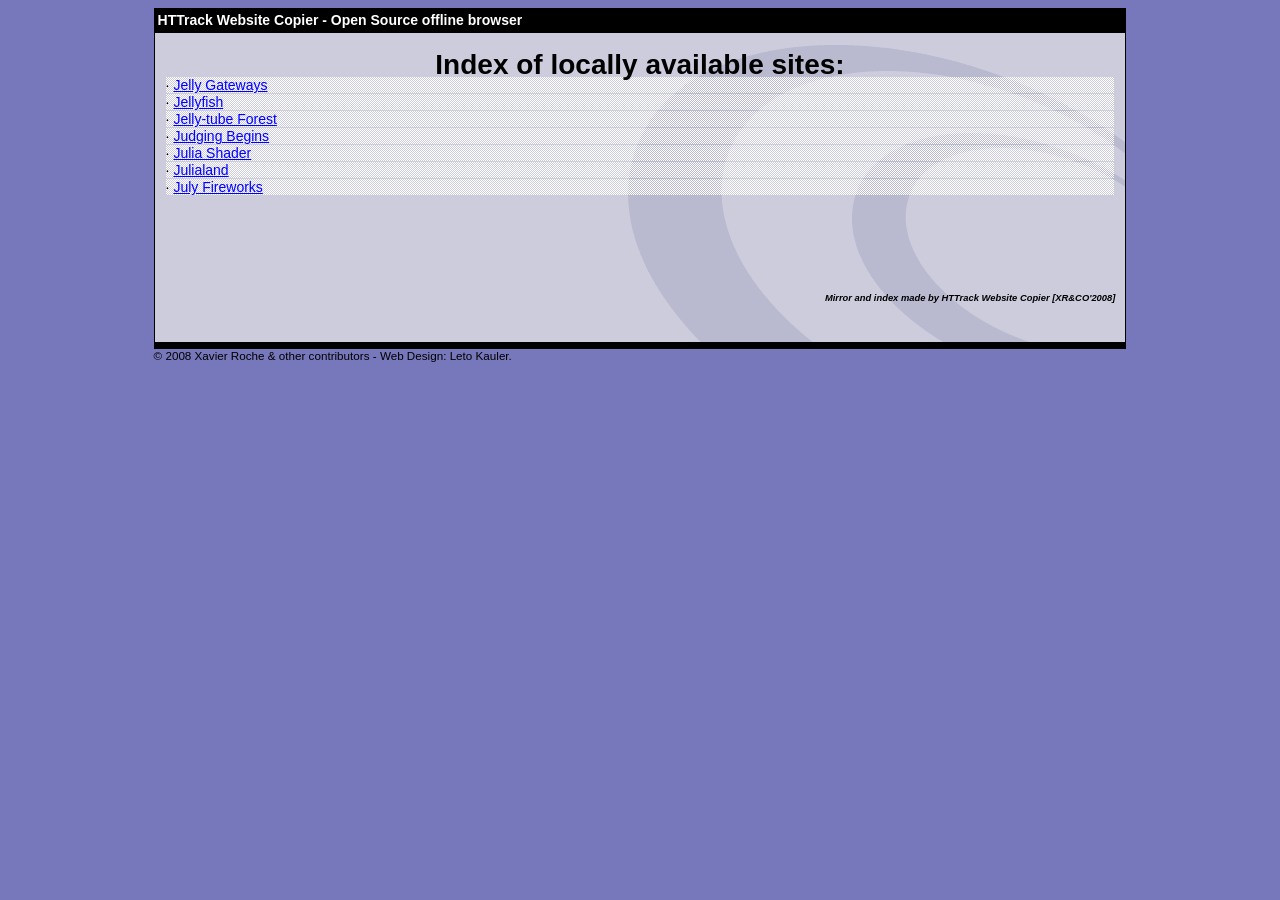
<file: index.html>
<html xmlns="http://www.w3.org/1999/xhtml" lang="en">

<head>
	<meta http-equiv="Content-Type" content="text/html; charset=utf-8" />
	<meta name="description" content="HTTrack is an easy-to-use website mirror utility. It allows you to download a World Wide website from the Internet to a local directory,building recursively all structures, getting html, images, and other files from the server to your computer. Links are rebuiltrelatively so that you can freely browse to the local site (works with any browser). You can mirror several sites together so that you can jump from one toanother. You can, also, update an existing mirror site, or resume an interrupted download. The robot is fully configurable, with an integrated help" />
	<meta name="keywords" content="httrack, HTTRACK, HTTrack, winhttrack, WINHTTRACK, WinHTTrack, offline browser, web mirror utility, aspirateur web, surf offline, web capture, www mirror utility, browse offline, local  site builder, website mirroring, aspirateur www, internet grabber, capture de site web, internet tool, hors connexion, unix, dos, windows 95, windows 98, solaris, ibm580, AIX 4.0, HTS, HTGet, web aspirator, web aspirateur, libre, GPL, GNU, free software" />
	<title>Local index - HTTrack Website Copier</title>
  <!-- Mirror and index made by HTTrack Website Copier/3.49-2 [XR&CO'2014] -->
	<style type="text/css">
	<!--

body {
	margin: 0;  padding: 0;  margin-bottom: 15px;  margin-top: 8px;
	background: #77b;
}
body, td {
	font: 14px "Trebuchet MS", Verdana, Arial, Helvetica, sans-serif;
	}

#subTitle {
	background: #000;  color: #fff;  padding: 4px;  font-weight: bold; 
	}

#siteNavigation a, #siteNavigation .current {
	font-weight: bold;  color: #448;
	}
#siteNavigation a:link    { text-decoration: none; }
#siteNavigation a:visited { text-decoration: none; }

#siteNavigation .current { background-color: #ccd; }

#siteNavigation a:hover   { text-decoration: none;  background-color: #fff;  color: #000; }
#siteNavigation a:active  { text-decoration: none;  background-color: #ccc; }


a:link    { text-decoration: underline;  color: #00f; }
a:visited { text-decoration: underline;  color: #000; }
a:hover   { text-decoration: underline;  color: #c00; }
a:active  { text-decoration: underline; }

#pageContent {
	clear: both;
	border-bottom: 6px solid #000;
	padding: 10px;  padding-top: 20px;
	line-height: 1.65em;
	background-image: url(backblue.gif);
	background-repeat: no-repeat;
	background-position: top right;
	}

#pageContent, #siteNavigation {
	background-color: #ccd;
	}


.imgLeft  { float: left;   margin-right: 10px;  margin-bottom: 10px; }
.imgRight { float: right;  margin-left: 10px;   margin-bottom: 10px; }

hr { height: 1px;  color: #000;  background-color: #000;  margin-bottom: 15px; }

h1 { margin: 0;  font-weight: bold;  font-size: 2em; }
h2 { margin: 0;  font-weight: bold;  font-size: 1.6em; }
h3 { margin: 0;  font-weight: bold;  font-size: 1.3em; }
h4 { margin: 0;  font-weight: bold;  font-size: 1.18em; }

.blak { background-color: #000; }
.hide { display: none; }
.tableWidth { min-width: 400px; }

.tblRegular       { border-collapse: collapse; }
.tblRegular td    { padding: 6px;  background-image: url(fade.gif);  border: 2px solid #99c; }
.tblHeaderColor, .tblHeaderColor td { background: #99c; }
.tblNoBorder td   { border: 0; }


// -->
</style>

</head>

<table width="76%" border="0" align="center" cellspacing="0" cellpadding="3" class="tableWidth">
	<tr>
	<td id="subTitle">HTTrack Website Copier - Open Source offline browser</td>
	</tr>
</table>
<table width="76%" border="0" align="center" cellspacing="0" cellpadding="0" class="tableWidth">
<tr class="blak">
<td>
	<table width="100%" border="0" align="center" cellspacing="1" cellpadding="0">
	<tr>
	<td colspan="6"> 
		<table width="100%" border="0" align="center" cellspacing="0" cellpadding="10">
		<tr> 
		<td id="pageContent"> 
<!-- ==================== End prologue ==================== -->

	<meta name="generator" content="HTTrack Website Copier/3.x">
	<TITLE>Local index - HTTrack</TITLE>
</HEAD>
<BODY>
<H1 ALIGN=Center>Index of locally available sites:</H1>
	<TABLE BORDER="0" WIDTH="100%" CELLSPACING="1" CELLPADDING="0">
		<TR>
			<TD BACKGROUND="fade.gif">
				&middot;
					<A HREF="digitonaut.com/art/jelly_gateways/index.html">
						Jelly Gateways
					</A>		
			</TD>
		</TR>
		<TR>
			<TD BACKGROUND="fade.gif">
				&middot;
					<A HREF="digitonaut.com/art/jellyfish/index.html">
						Jellyfish
					</A>		
			</TD>
		</TR>
		<TR>
			<TD BACKGROUND="fade.gif">
				&middot;
					<A HREF="digitonaut.com/art/jelly-tube_forest/index.html">
						Jelly-tube Forest
					</A>		
			</TD>
		</TR>
		<TR>
			<TD BACKGROUND="fade.gif">
				&middot;
					<A HREF="digitonaut.com/art/judging_begins/index.html">
						Judging Begins
					</A>		
			</TD>
		</TR>
		<TR>
			<TD BACKGROUND="fade.gif">
				&middot;
					<A HREF="digitonaut.com/art/julia_shader/index.html">
						Julia Shader
					</A>		
			</TD>
		</TR>
		<TR>
			<TD BACKGROUND="fade.gif">
				&middot;
					<A HREF="digitonaut.com/art/julialand/index.html">
						Julialand
					</A>		
			</TD>
		</TR>
		<TR>
			<TD BACKGROUND="fade.gif">
				&middot;
					<A HREF="digitonaut.com/art/july_fireworks/index.html">
						July Fireworks
					</A>		
			</TD>
		</TR>
	</TABLE>
	<BR>
	<BR>
	<BR>
  	<H6 ALIGN="RIGHT">
	<I>Mirror and index made by HTTrack Website Copier [XR&amp;CO'2008]</I>
	</H6>
	<!-- Mirror and index made by HTTrack Website Copier/3.49-2 [XR&CO'2014] -->
	<!-- Thanks for using HTTrack Website Copier! -->
	

<!-- ==================== Start epilogue ==================== -->
		</td>
		</tr>
		</table>
	</td>
	</tr>
	</table>
</td>
</tr>
</table>

<table width="76%" border="0" align="center" valign="bottom" cellspacing="0" cellpadding="0">
	<tr>
	<td id="footer"><small>&copy; 2008 Xavier Roche & other contributors - Web Design: Leto Kauler.</small></td>
	</tr>
</table>

</body>

</html>
</file>
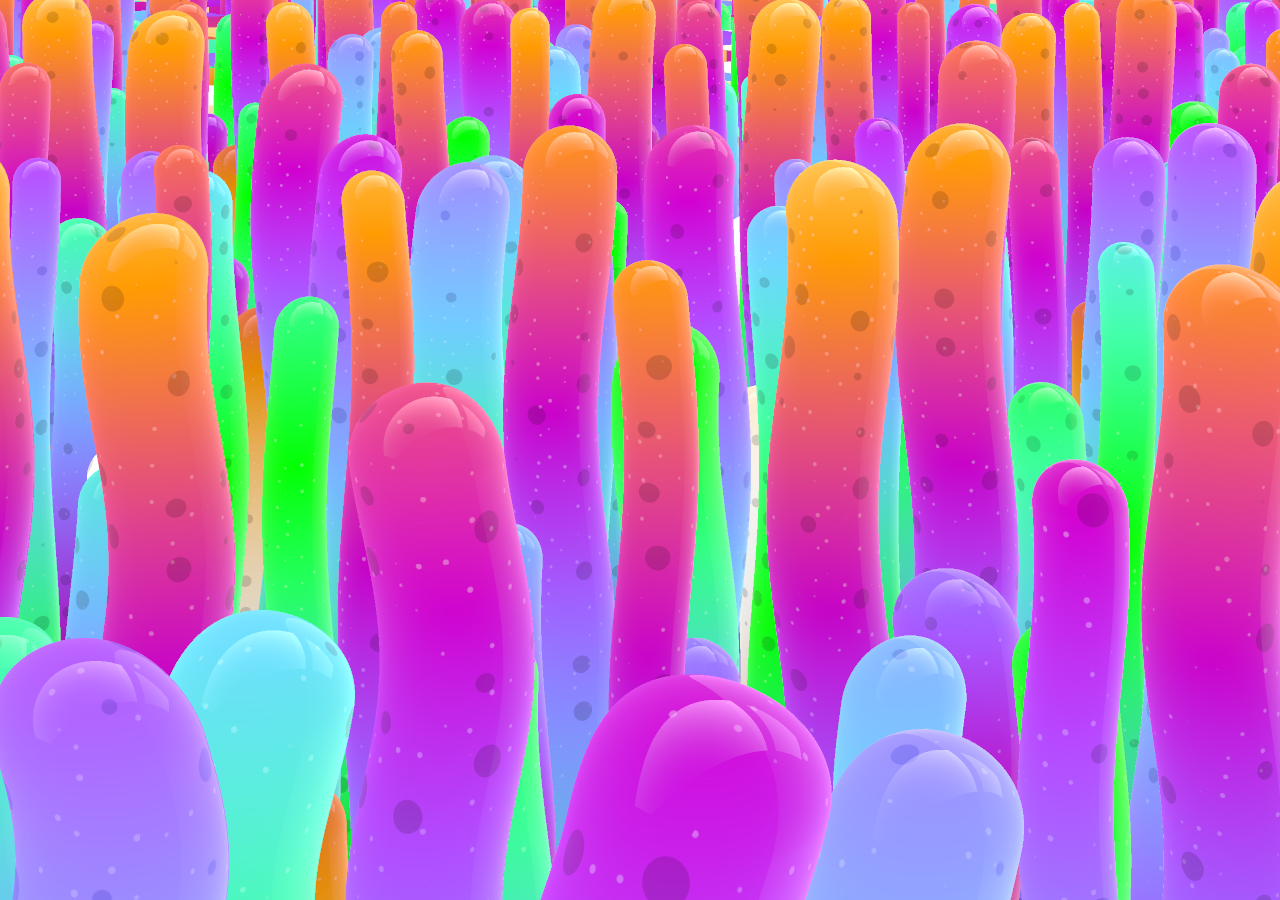
<file: digitonaut.com/art/jelly-tube_forest/index.html>
<!DOCTYPE html>

<!-- Mirrored from digitonaut.com/art/jelly-tube_forest/ by HTTrack Website Copier/3.x [XR&CO'2014], Fri, 17 Feb 2023 04:32:13 GMT -->
<!-- Added by HTTrack --><meta http-equiv="content-type" content="text/html;charset=UTF-8" /><!-- /Added by HTTrack -->
<head>
<meta charset='utf-8'\>
<meta name='apple-mobile-web-app-capable' content='yes'><meta name='apple-mobile-web-app-status-bar-style' content='black-translucent'><title>Jelly-tube Forest</title>

<script src="shader-web-background.min.js"></script>
<script type="x-shader/x-fragment" id="Image">
precision highp float;
uniform vec2  iResolution;
uniform float iTime;

// -------------------------------------------------------------------------------------------------- Shadertoy code
#define AA 2 // Square root of the number of anti-aliasing samples to make.

vec2 intersectSphere(vec3 ro, vec3 rd, vec3 org, float rad)
{
    float a = dot(rd, rd);
    float b = 2. * dot(rd, ro - org);
    float c = dot(ro - org, ro - org) - rad * rad;
    float desc = b * b - 4. * a * c;
    if (desc < 0.)
        return vec2(1, 0);

    return vec2((-b - sqrt(desc)) / (2. * a), (-b + sqrt(desc)) / (2. * a));
}

vec2 intersectCylinder(vec2 ro, vec2 rd, vec2 org, float rad)
{
    return intersectSphere(vec3(ro, 0), vec3(rd, 0), vec3(org, 0), rad);
}

vec3 nn = vec3(0);
float u = 0.;

vec3 tr2(vec3 o, vec3 r, vec2 t)
{
    o += r * (1e-4 + .5 - o.y) / r.y;
    for(int i = 0; i < 38; ++i)
    {
        vec3 c = vec3(floor(o.x), 0, floor(o.z));

        vec3 ofs = vec3(cos(c.z) * .1, 0, cos(c.x) * .1);      

        float rad = .3+cos(c.x) * .1;
        ofs.x = cos(t.y * 8. + c.z * 2.5) * rad / 4.;

        float h = -(cos(c.x + 3. + c.z * 65.) * .5 + .5) * 11.8;

        u = h;

        float ht = (h - o.y) / r.y;
        float ft = (-2.2 - o.y) / r.y;

        vec2 cyl = intersectCylinder(o.xz, r.xz, (c + ofs).xz + .5, rad);
        vec2 sph = intersectSphere(o, r, (c + ofs) + .5 + vec3(0, -.5 + h, 0), rad);

        cyl.x = max(cyl.x, ht);

        if(sph.x < cyl.x && sph.y > 0. && sph.x < sph.y)
        {
            nn = normalize(o + r * sph.x - ((c + ofs) + .5 + vec3(0, -.5 + h, 0)));
            return o + r * sph.x;
        }

        if((cyl.x < sph.y || sph.x >= sph.y) && cyl.y > 0. && cyl.x < cyl.y)
        {
            nn.xz = o.xz + r.xz * cyl.x - ((c + ofs).xz + .5);
            nn.y = 0.;
            nn = normalize(nn);
            return o + r * cyl.x;
        }

        c.xz = ((c.xz + max(sign(r.xz), 0.)) - o.xz) / r.xz;
        float t = (dot(c.xz, step(c.xz, c.zx)) + 1e-4);
        //      if(ft<t){nn=vec3(0,1,0);return o+r*ft;}
        o += t * r;
    }
    return o;
}

void mainImage( out vec4 fragColor, in vec2 fragCoord )
{
    vec2 uv = fragCoord / iResolution.xy * 2. - 1.;
    uv.y *= iResolution.y / iResolution.x;

    vec3 acc = vec3(0);
    float wsum = 0.;

    float time = iTime;

    for(int y = 0; y < AA; ++y)
        for(int x = 0; x < AA; ++x)
        {
            vec2 t = uv.xy + vec2(x, y) / float(AA) * vec2(2.2) / iResolution.x;

            vec3 o = vec3(1.4 + time / 3., 2.5, 0), r = normalize(vec3(t.xy + vec2(0, -1), -3.5));

            {
                float ang = -3.14159 / 5.;
                r.xz *= mat2(cos(ang), sin(ang), -sin(ang), cos(ang));
            }

            vec3 rp;
            fragColor.rgb = vec3(0);

            rp = tr2(o, r, t);
            u += o.y * 75.;
            u += rp.y / 4.;

            {
                vec3 rd = r;
                vec3 n = normalize(nn);
                vec3 r = reflect(rd, n);
                float fresnel = pow(clamp(1. - dot(n, -rd), 0., 1.), 2.);

                float spec = step(max(abs(3. + r.x * o.y / r.y) - 4., abs(+r.z * o.y / r.y)), 1.4) * step(0., r.y);
                spec += step(max(abs(-6.6 + r.x * o.y / r.y) - 2., abs(+r.z * o.y / r.y)), 1.4) * step(0., r.y) / 3.;

                spec += step(abs(r.x-1.),.4)/7.;

                fragColor.rgb += (vec3(cos(u), cos(u * 2.), cos(u * 3.)) * .5 + .5) * mix(.9, 1., fresnel);

                vec3 rp2 = rp * 10.;
                fragColor.rgb = mix(fragColor.rgb, vec3(1), .1 - .1 * smoothstep(.0, .05, length(rp2 - (floor(rp2) + cos(time + floor(rp2.zxy) * 9.) * .4 + .5)) - .1));

                vec3 rp3 = rp * 3.;
                fragColor.rgb *= mix(.7, 1., smoothstep(.0, .01, length(rp3 - (floor(rp3) + cos(floor(rp3.zxy) * 9.) * .25 + .5)) - .2));

                fragColor.rgb *= rp.y / 10. + 1.5;

                fragColor.rgb += 1.5 * spec * fresnel + fresnel / 15.;
            }

            acc += clamp(fragColor.rgb, 0., 1.);
            wsum += 1.;
        }
    fragColor.rgb = pow(acc / wsum, vec3(1. / 2.2));
}


// -------------------------------------------------------------------------------------------------- End of Shadertoy code

void main() {
	mainImage(gl_FragColor, gl_FragCoord.xy);
}
</script>
<script>
shaderWebBackground.shade({
	shaders: {
		Image: {
			uniforms: {
				iResolution: (gl, loc, ctx) => gl.uniform2f(loc, ctx.width, ctx.height),
				iTime: (gl, loc) => gl.uniform1f(loc, performance.now() / 1000)
			}
		}
	}
});
</script>
</head>
<body>
</body>

<!-- Mirrored from digitonaut.com/art/jelly-tube_forest/ by HTTrack Website Copier/3.x [XR&CO'2014], Fri, 17 Feb 2023 04:32:13 GMT -->
</html>
</file>
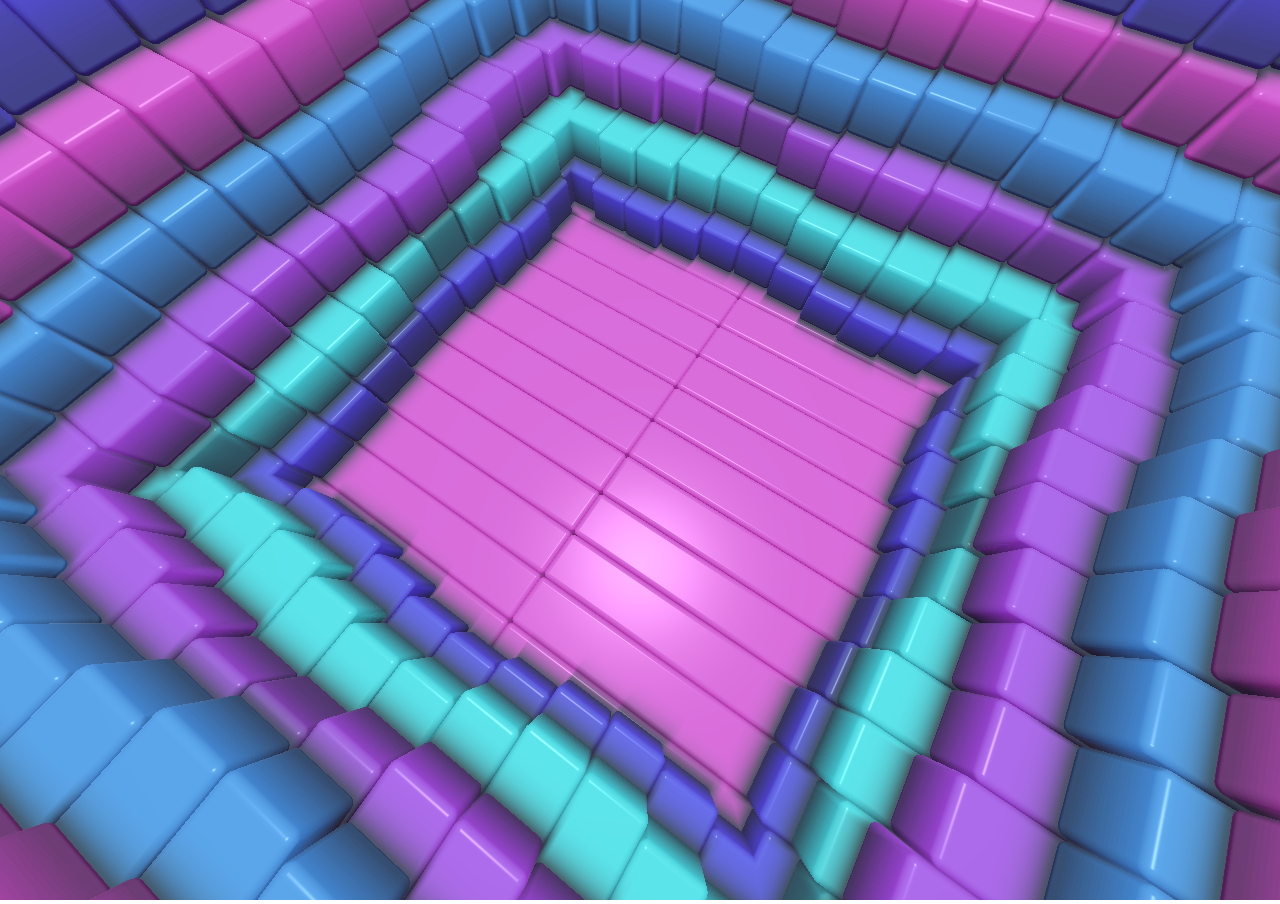
<file: digitonaut.com/art/jelly_gateways/index.html>
<!DOCTYPE html>
<html lang="en">

<!-- Mirrored from digitonaut.com/art/jelly_gateways/ by HTTrack Website Copier/3.x [XR&CO'2014], Fri, 17 Feb 2023 04:32:00 GMT -->
<!-- Added by HTTrack --><meta http-equiv="content-type" content="text/html;charset=UTF-8" /><!-- /Added by HTTrack -->
<head>
<meta charset='utf-8'\>
<meta name='apple-mobile-web-app-capable' content='yes'><meta name='apple-mobile-web-app-status-bar-style' content='black-translucent'><title>Jelly Gateways</title>

<link type="text/css" rel="stylesheet" href="main.css">
</head>
<body>

<script id="vs" type="not-js">
void main()	{
  gl_Position = vec4( position, 1.0 );
}
</script>
<script id="fs" type="not-js">
precision mediump float;

// -------------------------------------------- code from https://glslsandbox.com/ ------------------

/*
 * Original shader from: https://www.shadertoy.com/view/NdKXDm
 */

#ifdef GL_ES
precision mediump float;
#endif

// glslsandbox uniforms
uniform float time;
uniform vec2 resolution;

// shadertoy emulation
#define iTime time
#define iResolution resolution
const vec4 iMouse = vec4(0.);

// Emulate some GLSL ES 3.x
#define round(x) (floor((x) + 0.5))

// --------[ Original ShaderToy begins here ]---------- //
#define MDIST 100.0
#define STEPS 128.0
#define pi 3.1415926535
#define rot(a) mat2(cos(a),sin(a),-sin(a),cos(a))
#define pmod(p,x) (mod(p,x)-0.5*(x))

vec3 rdg = vec3(0);
vec3 hsv(vec3 c){
    vec4 K = vec4(1.0, 2.0 / 3.0, 1.0 / 3.0, 3.0);
    vec3 p = abs(fract(c.xxx + K.xyz) * 6.0 - K.www);
    return c.z * mix(K.xxx, clamp(p - K.xxx, 0.0, 1.0), c.y);
}
//iq box sdf
float ebox(vec3 p, vec3 b){
  vec3 q = abs(p) - b;
  return length(max(q,0.0)) + min(max(q.x,max(q.y,q.z)),0.0);
}
float ebox(vec2 p, vec2 b){
  vec2 q = abs(p) - b;
  return length(max(q,0.0)) + min(max(q.x,q.y),0.0);
}

float lim(float p, float s, float lima, float limb){
    return p-s*clamp(round(p/s),lima,limb);
}
float idlim(float p, float s, float lima, float limb){
    return clamp(round(p/s),lima,limb);
}

float dibox(vec3 p,vec3 b,vec3 rd){
    vec3 dir = sign(rd)*b;   
    vec3 rc = (dir-p)/rd;
    float dc = min(rc.y,rc.z)+0.01;
    return dc;
}
float easeOutBounce(float x) {
    float n1 = 7.5625;
    float d1 = 2.75;
    if (x < 1. / d1) {
        return n1 * x * x;
    } 
    else if (x < 2. / d1) {
        return n1 * (x -= 1.5 / d1) * x + 0.75;
    } 
    else if (x < 2.5 / d1) {
        return n1 * (x -= 2.25 / d1) * x + 0.9375;
    } 
    else {
        return n1 * (x -= 2.625 / d1) * x + 0.984375;
    }
}
vec3 map(vec3 p){
    float t = iTime*0.75;
    vec3 rd2 = rdg;
    vec2 a = vec2(1);
    vec2 b = vec2(2);
    p.xz*=rot(t*0.3*pi/3.);
    rd2.xz*=rot(t*0.3*pi/3.);
    //p.xz*=rot(pi/4.);
    //rd2.xz*=rot(pi/4.); 
    vec3 po = p;
    float dsz = 0.45;
    float m = 2.42-dsz;
    float bs = 1.-dsz*0.5;
    
    //VERTIAL TRANSLATION
    p.y+=t*m;
    
    //VERTIAL REP
    float id1 = floor(p.y/m);
    p.y = pmod(p.y,m);
    
    //ROTATE EACH LAYER
    p.xz*=rot(id1*pi/2.);
    rd2.xz*=rot(id1*pi/2.);

    vec3 p2 = p; //dibox p1
    
    //Auxillary boxes positions
    vec3 p3 = p;
    vec3 rd3 = rd2;
     
    p3.xz*=rot(pi/2.);
    rd3.xz*=rot(pi/2.);
    vec3 p4 = p3; 
    
    
    //HORIZONTAL REP
    p2.z = pmod(p2.z-m*0.5,m);
    p4.z = pmod(p4.z-m*0.5,m);
    
    float cnt = 100.;
    float id2 = idlim(p.z,m,-cnt,cnt);
    float id3 = idlim(p3.z,m,-cnt,cnt);
    p.z = lim(p.z,m,-cnt,cnt);
    p3.z = lim(p3.z,m,-cnt,cnt);
    
    
    //CLOSING ANIMATION 
    float close = max((id1-t)*1.,-2.);
    float close2 = clamp(max((id1-t-0.3)*1.,-2.)*1.4,0.,1.);
    close+=id2*0.025;
    close = clamp(close*1.4,0.,1.);
    close = 1.0-easeOutBounce(1.-close);

    
    
    //CLOSING OFFSET
    p.x = abs(p.x)-34.5*0.5-0.25*7.;
    p.x-=close*34.5*0.52-0.055;
    
    p3.x = abs(p3.x)-36.5;

    p.x-=((id1-t)*0.55)*close*2.4;
    p3.x-=((id1-t)*0.55)*close2*2.4;
    //WAVEY
    p.x+=(sin(id1+id2-t*6.0)*0.18+4.)*close*2.4;
    p3.x+=(sin(id1+id3-t*6.0)*0.18+4.)*smoothstep(0.,1.,close2)*2.4;
    
    
    //BOX SDF
    a = vec2(ebox(p,vec3(7.5*2.5,bs,bs))-0.2,id2);
    
    //AUXILLARY BOX
    b = vec2(ebox(p3,vec3(7.5*2.5,bs,bs))-0.2,id3);
    
    a=(a.x<b.x)?a:b;
    //ARTIFACT REMOVAL
    float c = dibox(p2,vec3(1,1,1)*m*0.5,rd2)+.1;
    //ARTIFACT REMOVAL 2
    c = min(c,dibox(p4,vec3(1,1,1)*m*0.5,rd3)+.1);
    

    float nsdf = a.x;
    
    a.x = min(a.x,c); //Combine artifact removal
    a.y = id1;
    return vec3(a,nsdf);
}
vec3 norm(vec3 p){
    vec2 e = vec2(0.005,0);
    return normalize(map(p).x-vec3(
    map(p-e.xyy).x,
    map(p-e.yxy).x,
    map(p-e.yyx).x));
}

void mainImage( out vec4 fragColor, in vec2 fragCoord )
{
    vec2 uv = (fragCoord-0.5*iResolution.xy)/iResolution.y;
    vec3 col = vec3(0);
    vec3 ro = vec3(0,13,-5)*1.5;
    if(iMouse.z>0.){
    ro.yz*=rot(1.0*(iMouse.y/iResolution.y));
    ro.zx*=rot(-7.0*(iMouse.x/iResolution.x-0.5));
    }
    vec3 lk = vec3(0,0,0);
    vec3 f = normalize(lk-ro);
    vec3 r = normalize(cross(vec3(0,1,0),f));
    vec3 rd = normalize(f*(0.5)+uv.x*r+uv.y*cross(f,r));  
    rdg = rd;
    vec3 p = ro;
    float dO = 0.;

    vec3 d= vec3(0);
    for(float i = 0.; i<STEPS; i++){
        p = ro+rd*dO;
        d = map(p);
        dO+=d.x;
        if(abs(d.x)<0.005){
            break;
        }
        if(dO>MDIST){
            dO = MDIST;
            break;
        }
    }

    {
        vec3 ld = normalize(vec3(0,45,0)-p);
      
        //sss from nusan
        float sss=0.01;
        for(float i=1.; i<20.; ++i){
            float dist = i*0.09;
            sss += smoothstep(0.,1.,map(p+ld*dist).z/dist)*0.023;
        }
        vec3 al = vec3(0.204,0.267,0.373);
        vec3 n = norm(p);
        vec3 r = reflect(rd,n);
        float diff = max(0.,dot(n,ld));
        float amb = dot(n,ld)*0.45+0.55;
        float spec = pow(max(0.,dot(r,ld)),40.0);
        float fres = pow(abs(.7+dot(rd,n)),3.0);        
        #define AO(a,n,p) smoothstep(-a,a,map(p+n*a).z)
        float ao = AO(.3,n,p)*AO(.5,n,p)*AO(.9,n,p);

        col = al*
        mix(vec3(0.169,0.000,0.169),vec3(0.984,0.996,0.804),mix(amb,diff,0.75))
        +spec*0.3+fres*mix(al,vec3(1),0.7)*0.4;
        col+=sss*hsv(vec3(fract(d.y*0.5+d.y*0.1)*0.45+0.5,0.9,1.35));
        col*=mix(ao,1.,0.85);
        col = pow(col,vec3(0.75));
    }
    col = clamp(col,0.,1.);
    //col = smoothstep(0.,1.,col);
    fragColor = vec4(col,1.0);
}
// --------[ Original ShaderToy ends here ]---------- //

void main(void)
{
    mainImage(gl_FragColor, gl_FragCoord.xy);
}
// -------------------------------------------------------------------------------------------------------------------

</script>
<script src="three.min.js"></script>
<script src="main.js"></script>

</body>

<!-- Mirrored from digitonaut.com/art/jelly_gateways/ by HTTrack Website Copier/3.x [XR&CO'2014], Fri, 17 Feb 2023 04:32:05 GMT -->
</html>
</file>
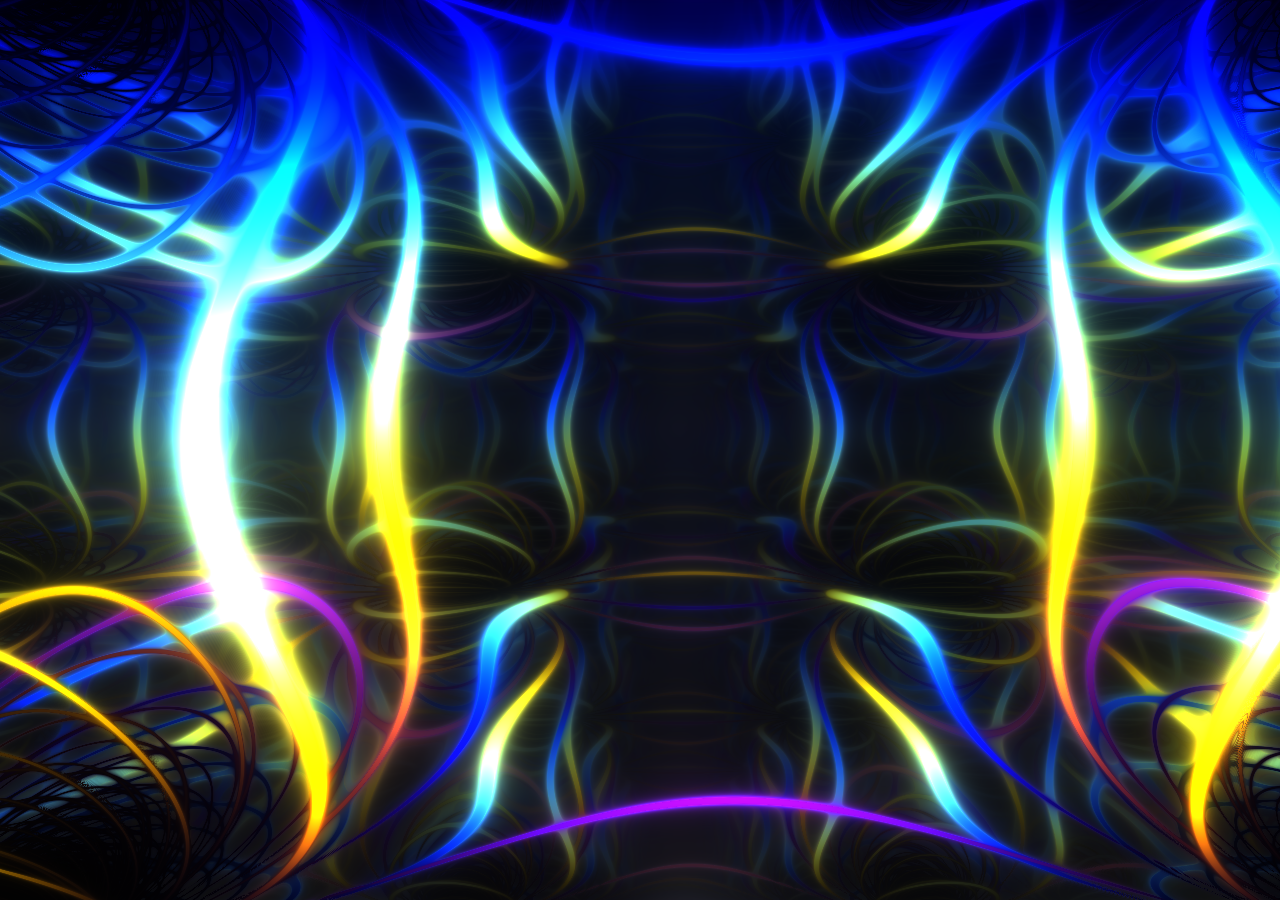
<file: digitonaut.com/art/judging_begins/index.html>
<!DOCTYPE html>
<html lang="en">

<!-- Mirrored from digitonaut.com/art/judging_begins/ by HTTrack Website Copier/3.x [XR&CO'2014], Fri, 17 Feb 2023 04:32:13 GMT -->
<!-- Added by HTTrack --><meta http-equiv="content-type" content="text/html;charset=UTF-8" /><!-- /Added by HTTrack -->
<head>
<meta charset='utf-8'\>
<meta name='apple-mobile-web-app-capable' content='yes'><meta name='apple-mobile-web-app-status-bar-style' content='black-translucent'><title>Judging Begins</title>

<script src="shader-web-background.min.js"></script>

<script type="x-shader/x-fragment" id="Image">
precision highp float;
uniform vec2  iResolution;
uniform float iTime;

// -------------------------------------------------------------------------------------------------- Paste your Shadertoy code here:

// Neon Light Illusion by nimitz (twitter: @stormoid)
// https://www.shadertoy.com/view/llXGzB
// License Creative Commons Attribution-NonCommercial-ShareAlike 3.0 Unported License
// Contact the author for other licensing options

/*
	The Two tweets challenge 2015 is over.

	An overwhelming	amount of great stuff has been submitted in
	the past 2 weeks, I was expecting maybe a dozen entries and
	we are at 105 at the time of this writing.

	Thanks to everyone who participated and helped make this
	fun and interesting.



	Judging:
		Fow anyone who wants to help with judging, you can
		send you top 5 picks in order (from #1 to #5, best being #1)
		via	email at: nimitzstg at gmail.com
		Anyone who participated in the tournament can
		be a judge, just let me know what's your shadertoy
		username in the email. Only restriction is you can't
		vote for your own shaders and you must send exactly
		5 picks. You can vote for multiple shaders of a single
		user in your top 5.

	TLDR:
		-Send your top 5 shaders in order from best to worst
		-Don't vote for yourself
		-Mention your shadertoy username
		-You can vote for multiple shaders of a single user

	Points Calculation:
		Every judge has the same voting weight, your
		first pick gets 1 point, second 0.75 points,
		third 0.5625 points and so on (n+1 = n*0.75).
		Winners are the shaders with most points.
*/

void mainImage( out vec4 f, in vec2 w ){
    vec4 o = gl_FragCoord/iResolution.xyxx-.5, d=o, r, z=d-d;
    float t = iTime, c;
    o.xz += t;
    for(int i=0;i<99;i++)
    	c= dot( (r = cos(o + o.w*sin(t*.9)*.1)).xyz, r.xyz),
    	o -= d* dot( (r = cos(r/c*7.)).zy, r.zy ) *c*.2,
    	z += abs(sin(vec4(9,0,1,1)+(o.y + t + o.w)))*.12*c/(o.w*o.w+ 6.5);
    f = z*z*z;
}

// -------------------------------------------------------------------------------------------------- End of Shadertoy code


void main() {
mainImage(gl_FragColor, gl_FragCoord.xy);
}
</script>
<script>
shaderWebBackground.shade({
	shaders: {
		Image: {
			uniforms: {
				iResolution: (gl, loc, ctx) => gl.uniform2f(loc, ctx.width, ctx.height),
				iTime: (gl, loc) => gl.uniform1f(loc, performance.now() / 1000)
			}
		}
	}
});
</script>
</head>
<body>
</body>

<!-- Mirrored from digitonaut.com/art/judging_begins/ by HTTrack Website Copier/3.x [XR&CO'2014], Fri, 17 Feb 2023 04:32:14 GMT -->
</html>
</file>
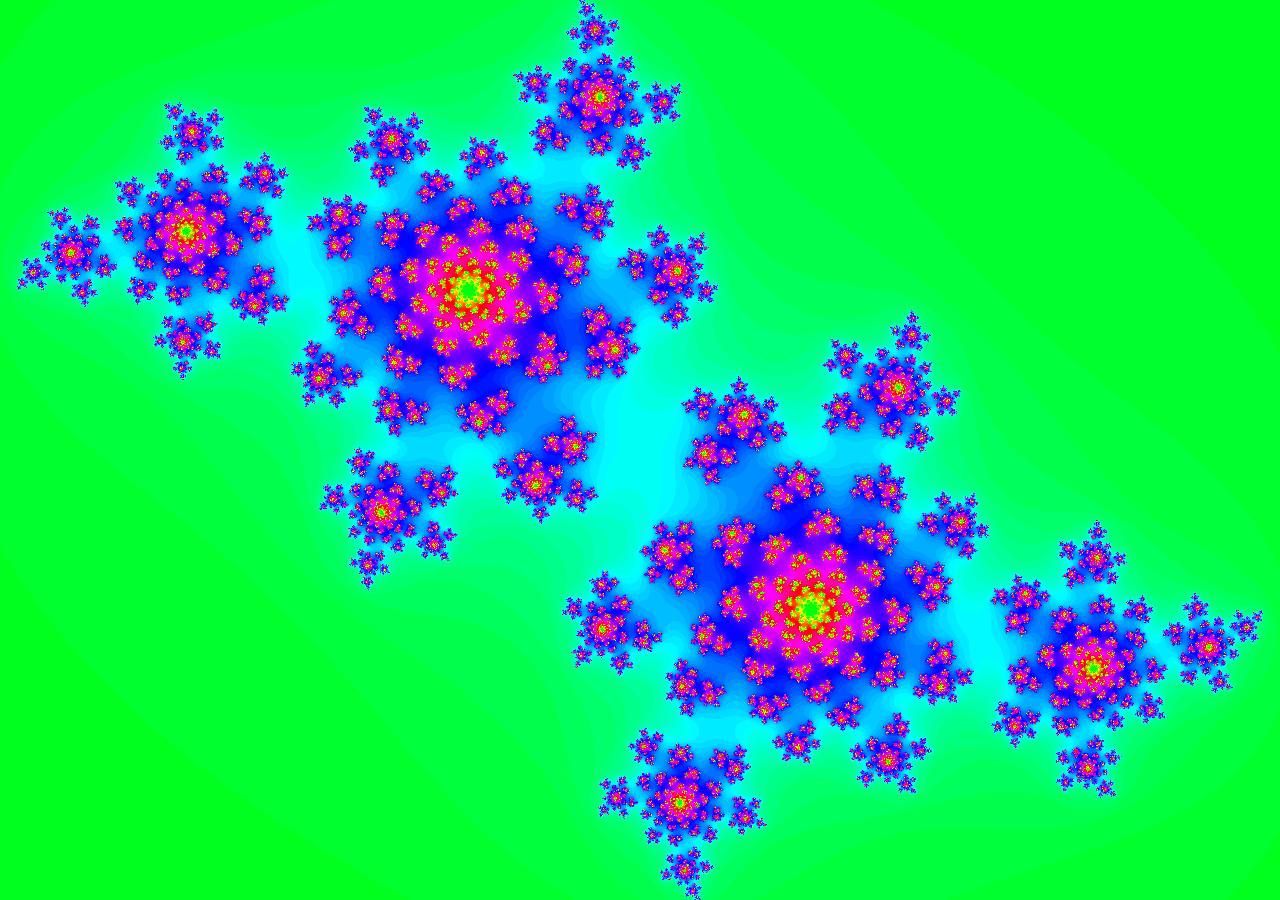
<file: digitonaut.com/art/julia_shader/index.html>
<!DOCTYPE html>
<html lang="en" >

<!-- Mirrored from digitonaut.com/art/julia_shader/ by HTTrack Website Copier/3.x [XR&CO'2014], Fri, 17 Feb 2023 04:32:14 GMT -->
<!-- Added by HTTrack --><meta http-equiv="content-type" content="text/html;charset=UTF-8" /><!-- /Added by HTTrack -->
<head>
<meta charset='utf-8'\>
<meta name='apple-mobile-web-app-capable' content='yes'><meta name='apple-mobile-web-app-status-bar-style' content='black-translucent'><title>Julia Shader</title>

<link rel="stylesheet" href="style.css">
</head>
<body>
<script  src="script.js"></script>
</body>

<!-- Mirrored from digitonaut.com/art/julia_shader/ by HTTrack Website Copier/3.x [XR&CO'2014], Fri, 17 Feb 2023 04:32:14 GMT -->
</html>
</file>
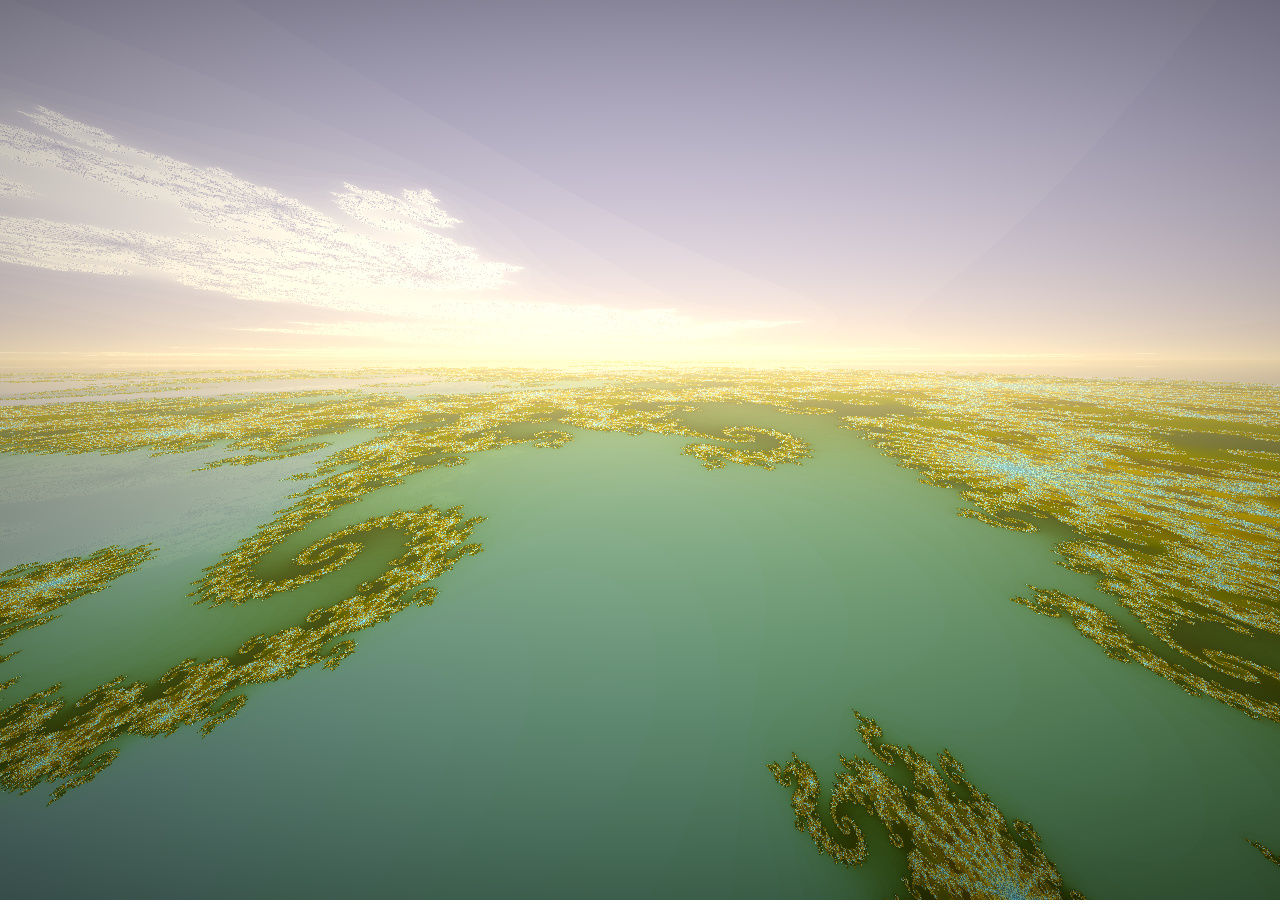
<file: digitonaut.com/art/julialand/index.html>
<!DOCTYPE html>
<html lang="en">

<!-- Mirrored from digitonaut.com/art/julialand/ by HTTrack Website Copier/3.x [XR&CO'2014], Fri, 17 Feb 2023 04:32:14 GMT -->
<!-- Added by HTTrack --><meta http-equiv="content-type" content="text/html;charset=UTF-8" /><!-- /Added by HTTrack -->
<head>
<meta charset='utf-8'\>
<meta name='apple-mobile-web-app-capable' content='yes'><meta name='apple-mobile-web-app-status-bar-style' content='black-translucent'><title>Julialand</title>

<link type="text/css" rel="stylesheet" href="main.css">
</head>
<body>

<script id="vs" type="not-js">
void main()	{
  gl_Position = vec4( position, 1.0 );
}
</script>
<script id="fs" type="not-js">
precision mediump float;

// -------------------------------------------- code from https://glslsandbox.com/ ------------------

/*
 * Original shader from: https://www.shadertoy.com/view/wlKGDt
 */

#ifdef GL_ES
precision highp float;
#endif

// glslsandbox uniforms
uniform float time;
uniform vec2 resolution;

// shadertoy emulation
#define iTime time
#define iResolution resolution

// --------[ Original ShaderToy begins here ]---------- //

int julia(vec2 c, vec2 z) {
	z.y = mod(z.y + 0.9, 1.8) - 0.9;
	int counter = 0;
	for (int i = 0; i < 600; ++i) {
		z = vec2(z.x * z.x - z.y * z.y, 2.0 * z.x * z.y) + c;
		if (length(z) > 2.) break;
		counter++;
	}
	return counter;
}

vec3 skycol(int counter) {
	float val = 2.0 * log(float(counter + 3)) - 3.891 - 1.570;
	float red = sin(0.5 * val) * 0.20 + 0.80;
	float gre = sin(0.5 * val) * 0.20 + 0.80;
	float blu = sin(0.5 * val) * 0.10 + 0.90;
	return vec3(red, gre, blu);
}

vec3 gndcol(int counter) {
	float val = 2.0 * log(float(counter + 3)) - 3.891 - 1.570;
	float red = sin(1.3 * val) * 0.250 + 0.350;
	float gre = sin(1.1 * val) * 0.282 + 0.518;
	float blu = sin(1.0 * val) * 0.694 + 0.306;
	return vec3(red, gre, blu) * (0.8 + 0.3 * sin(0.1 * float(counter)));
}


const vec3 camera = vec3(0.0, 0.3, 0.6);

void mainImage( out vec4 fragColor, in vec2 fragCoord )
{
	vec2 uv = (gl_FragCoord.xy - 0.5 * iResolution.xy) / min(iResolution.x, iResolution.y) + vec2(0.0, 0.5);

	float den = camera.z / (camera.z - uv.y);
	vec2 r = 0.02 * vec2(uv.x * den, camera.y * abs(den));

	int counter;
	vec3 color;
	float t2 = 0.080 * iTime * .1;
	float t3 = 0.004 * iTime;

	if(den > 0.0) {
		counter = julia(vec2(-0.8, 0.156), r + vec2(0.0, t2));
		color = gndcol(counter);
		if (counter < 100) {
			int counter0 = julia(vec2(-0.8, 0.156), vec2(-r.x, r.y + 0.9 + t3));
			color = mix(0.7 * skycol(counter0), color, float(counter) / 100.0);
		}
	} else {
		counter = julia(vec2(-0.8, 0.156), r + vec2(0.0, 0.9 + t3));
		color = skycol(counter);
	}
    
    // postprocessing
    // fog
    float fog = 0.9 * fract(r.y / (r.y + 0.04));
    color = mix(color, vec3(1.00, 0.90, 0.70), fog);
    // vignette
    color *= cos(uv.x) * cos(2.0 * (uv.y - 0.5)) + 0.2;
    
    // Output to screen
    fragColor = vec4(color,1.0);
}
// --------[ Original ShaderToy ends here ]---------- //

void main(void)
{
    mainImage(gl_FragColor, gl_FragCoord.xy);
}
// -------------------------------------------------------------------------------------------------------------------

</script>
<script src="three.min.js"></script>
<script src="main.js"></script>

</body>

<!-- Mirrored from digitonaut.com/art/julialand/ by HTTrack Website Copier/3.x [XR&CO'2014], Fri, 17 Feb 2023 04:32:16 GMT -->
</html>
</file>
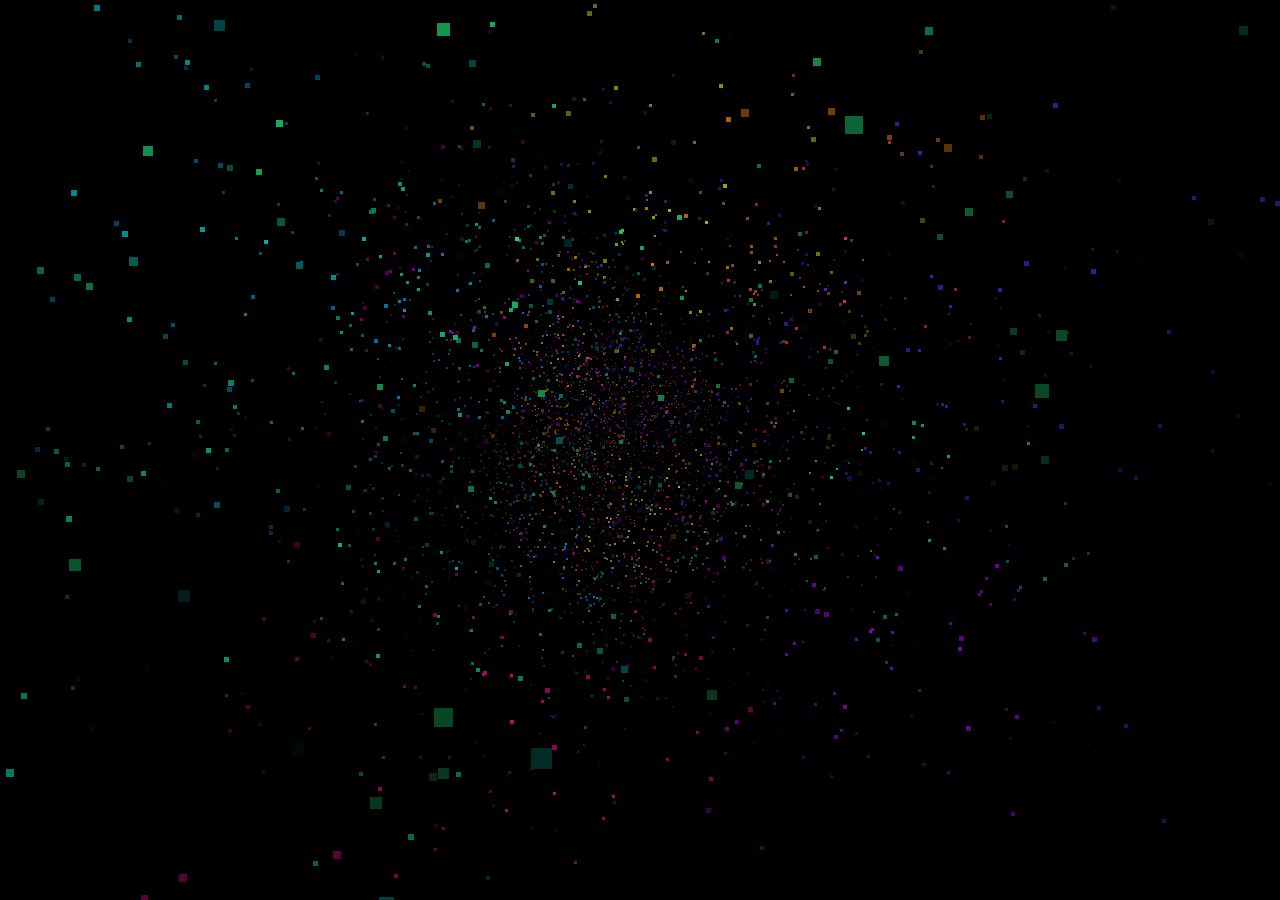
<file: digitonaut.com/art/july_fireworks/index.html>
<!DOCTYPE html>
<html lang="en" >

<!-- Mirrored from digitonaut.com/art/july_fireworks/ by HTTrack Website Copier/3.x [XR&CO'2014], Fri, 17 Feb 2023 04:32:16 GMT -->
<!-- Added by HTTrack --><meta http-equiv="content-type" content="text/html;charset=UTF-8" /><!-- /Added by HTTrack -->
<head>
<meta charset='utf-8'\>
<meta name='apple-mobile-web-app-capable' content='yes'><meta name='apple-mobile-web-app-status-bar-style' content='black-translucent'><title>July Fireworks</title>

  <link rel="stylesheet" href="style.css">

</head>
<body>
<!-- partial:index.partial.html -->
<canvas id="canvas"></canvas>
<!-- partial -->
  <script  src="script.js"></script>

</body>

<!-- Mirrored from digitonaut.com/art/july_fireworks/ by HTTrack Website Copier/3.x [XR&CO'2014], Fri, 17 Feb 2023 04:32:17 GMT -->
</html>
</file>
<file: digitonaut.com/art/jelly_gateways/main.css>
html, body {
  width: 100%;
  height: 100%;
  margin: 0px;
  overflow: hidden;
}
canvas {
  width: 100%;
  height: 100%;
}
</file>
<file: digitonaut.com/art/julia_shader/style.css>
body {
  background-color: #000;
  margin: 0;
  overflow: hidden;
  background-repeat: no-repeat;
}
canvas {
  position : absolute;
}
</file>
<file: digitonaut.com/art/julialand/main.css>
html, body {
  width: 100%;
  height: 100%;
  margin: 0px;
  overflow: hidden;
}
canvas {
  width: 100%;
  height: 100%;
}
</file>
<file: digitonaut.com/art/july_fireworks/style.css>
body, html {
    background-color: #000;
    color: #fff;
    width: 100%;
    height: 100%;
    margin: 0;
    padding: 0;
    overflow: hidden;
}
canvas {
    position:absolute;
    top:0;
    left:0
}
</file>
